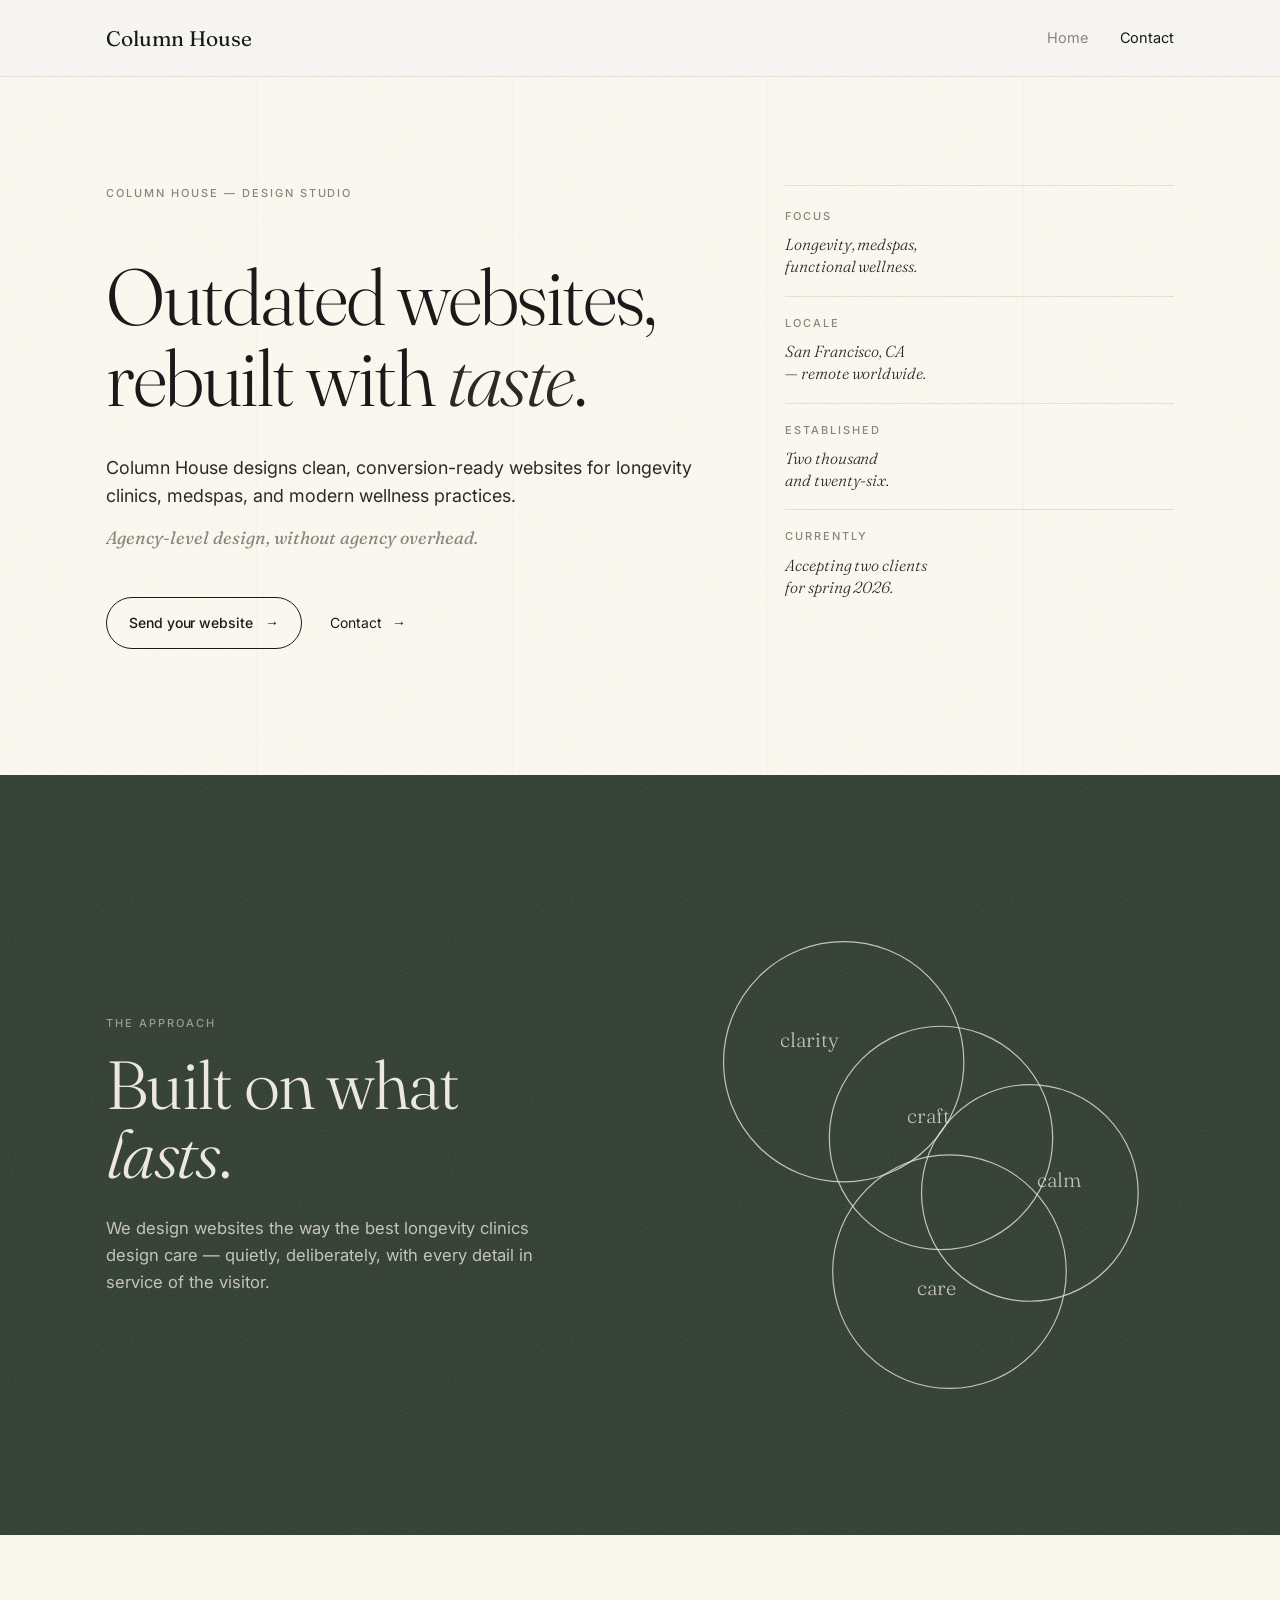
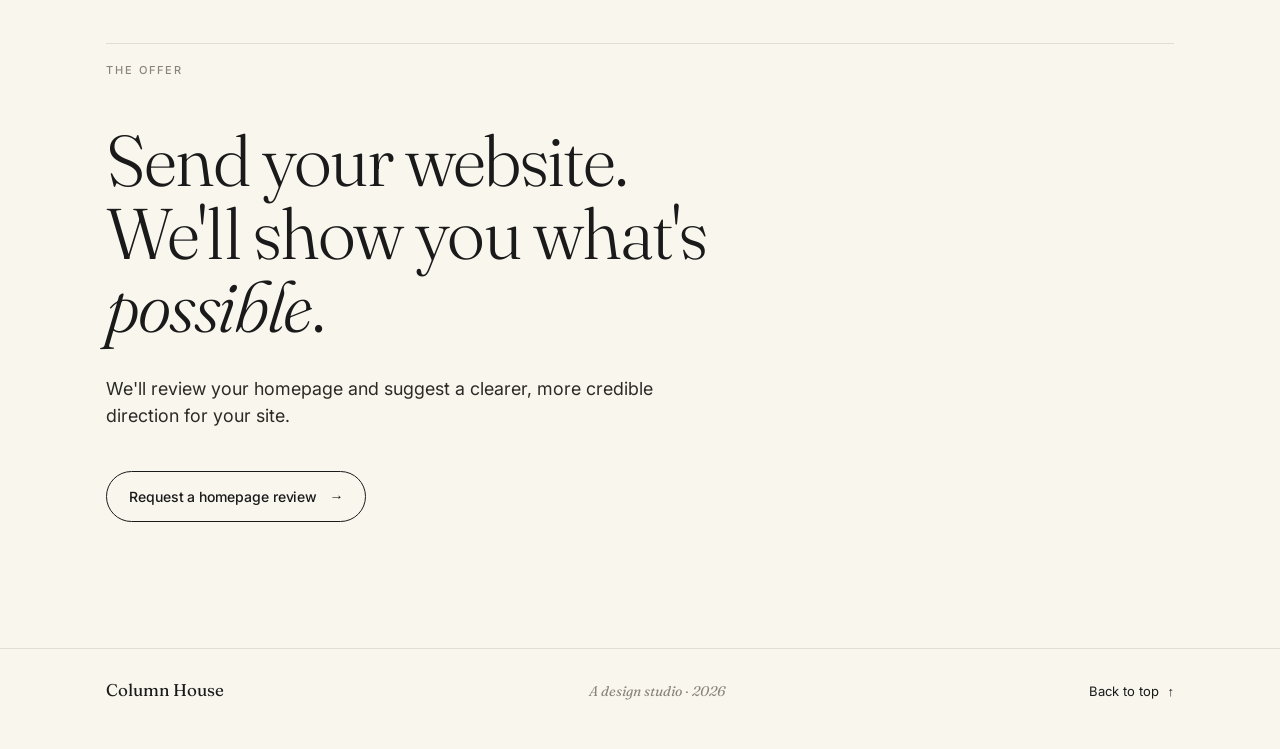
<file: index.html>
<!doctype html>
<html lang="en">
<head>
  <meta charset="utf-8" />
  <meta name="viewport" content="width=device-width, initial-scale=1" />
  <title>Column House — A design studio</title>
  <meta name="description" content="Column House designs clean, conversion-ready websites for longevity clinics, medspas, and modern wellness practices. Agency-level design, without agency overhead." />

  <!--
    LOGO SWAP
    No real Column House logo files were found in the brand folder, so the
    header uses a typographic wordmark. To drop in your actual horizontal
    lockup, replace the inner contents of .wordmark with:
      <img src="./brand/columnhouse-horizontal.svg" alt="Column House" class="wordmark-img" />
  -->
  <link rel="icon" type="image/svg+xml" href="data:image/svg+xml;utf8,<svg xmlns='http://www.w3.org/2000/svg' viewBox='0 0 32 32'><rect width='32' height='32' fill='%23F5F4F1'/><text x='16' y='22' font-family='Georgia,serif' font-size='18' text-anchor='middle' fill='%231A1A1A'>C</text></svg>" />

  <link rel="preconnect" href="https://fonts.googleapis.com" />
  <link rel="preconnect" href="https://fonts.gstatic.com" crossorigin />
  <link href="https://fonts.googleapis.com/css2?family=Fraunces:ital,opsz,wght@0,9..144,300..500;1,9..144,300..500&family=Inter:wght@400;500&display=swap" rel="stylesheet" />

  <link rel="stylesheet" href="./styles.css" />
</head>

<body id="top">

  <!-- ============================ HEADER ============================ -->
  <header class="site-header">
    <div class="container header-row">
      <a class="wordmark" href="./index.html" aria-label="Column House — home">
        Column&nbsp;House
      </a>
      <nav class="nav-links" aria-label="Primary">
        <a href="./index.html" aria-current="page">Home</a>
        <a href="./contact.html">Contact</a>
      </nav>
    </div>
  </header>

  <!-- ============================ HERO ============================ -->
  <section class="hero">
    <div class="container hero-grid">
      <div class="hero-text">
        <p class="eyebrow hero-eyebrow reveal">Column House — Design Studio</p>

        <h1 class="hero-headline reveal">
          Outdated&nbsp;websites,<br />
          rebuilt with <em>taste</em>.
        </h1>

        <p class="hero-sub reveal">
          Column House designs clean, conversion-ready websites for longevity clinics, medspas, and modern wellness practices.
        </p>

        <p class="hero-tag reveal">
          Agency-level design, without agency overhead.
        </p>

        <div class="cta-row reveal">
          <a class="btn-primary" href="./contact.html">Send your website <span class="arrow">→</span></a>
          <a class="btn-text" href="./contact.html">Contact <span class="arrow">→</span></a>
        </div>
      </div>

      <!-- Magazine-style masthead metadata. Edit values freely. -->
      <aside class="hero-meta reveal" aria-label="Studio details">
        <dl class="meta-list">
          <div class="meta-item">
            <dt>Focus</dt>
            <dd>Longevity, medspas,<br />functional wellness.</dd>
          </div>
          <div class="meta-item">
            <dt>Locale</dt>
            <dd>San Francisco, CA<br />— remote worldwide.</dd>
          </div>
          <div class="meta-item">
            <dt>Established</dt>
            <dd>Two thousand<br />and twenty-six.</dd>
          </div>
          <div class="meta-item">
            <dt>Currently</dt>
            <dd>Accepting two clients<br />for spring 2026.</dd>
          </div>
        </dl>
      </aside>
    </div>
  </section>

  <!-- ============================ APPROACH ============================ -->
  <section class="approach" aria-labelledby="approach-title">
    <div class="container approach-grid">
      <div class="approach-text">
        <p class="eyebrow approach-eyebrow reveal">The approach</p>
        <h2 id="approach-title" class="approach-headline reveal">
          Built on what <em>lasts</em>.
        </h2>
        <p class="approach-copy reveal">
          We design websites the way the best longevity clinics design care — quietly, deliberately, with every detail in service of the visitor.
        </p>
      </div>

      <div class="approach-figure reveal" aria-hidden="true">
        <svg viewBox="0 0 600 600" xmlns="http://www.w3.org/2000/svg" role="presentation">
          <g fill="none" stroke="currentColor" stroke-width="1.4" stroke-linecap="round">
            <circle cx="210" cy="190" r="142"/>
            <circle cx="325" cy="280" r="132"/>
            <circle cx="430" cy="345" r="128"/>
            <circle cx="335" cy="438" r="138"/>
          </g>
          <g fill="currentColor" font-family="'Fraunces', Georgia, serif" font-weight="300" font-size="24" letter-spacing="0">
            <text x="170" y="172" text-anchor="middle">clarity</text>
            <text x="310" y="262" text-anchor="middle">craft</text>
            <text x="465" y="338" text-anchor="middle">calm</text>
            <text x="320" y="466" text-anchor="middle">care</text>
          </g>
        </svg>
      </div>
    </div>
  </section>

  <!-- ============================ OFFER ============================ -->
  <section class="offer" id="offer">
    <div class="container">
      <p class="eyebrow offer-eyebrow reveal">The offer</p>

      <h2 class="offer-headline reveal">
        Send your website.<br />
        We'll show you what's <em>possible</em>.
      </h2>

      <p class="offer-copy reveal">
        We'll review your homepage and suggest a clearer, more credible direction for your site.
      </p>

      <div class="cta-row reveal">
        <a class="btn-primary" href="./contact.html">Request a homepage review <span class="arrow">→</span></a>
      </div>
    </div>
  </section>

  <!-- ============================ FOOTER ============================ -->
  <footer class="site-footer">
    <div class="container footer-row">
      <span class="name">Column&nbsp;House</span>
      <span class="meta">A design studio · 2026</span>
      <a class="up" href="#top">Back to top <span class="ar">↑</span></a>
    </div>
  </footer>

  <script src="./reveal.js"></script>
</body>
</html>
</file>
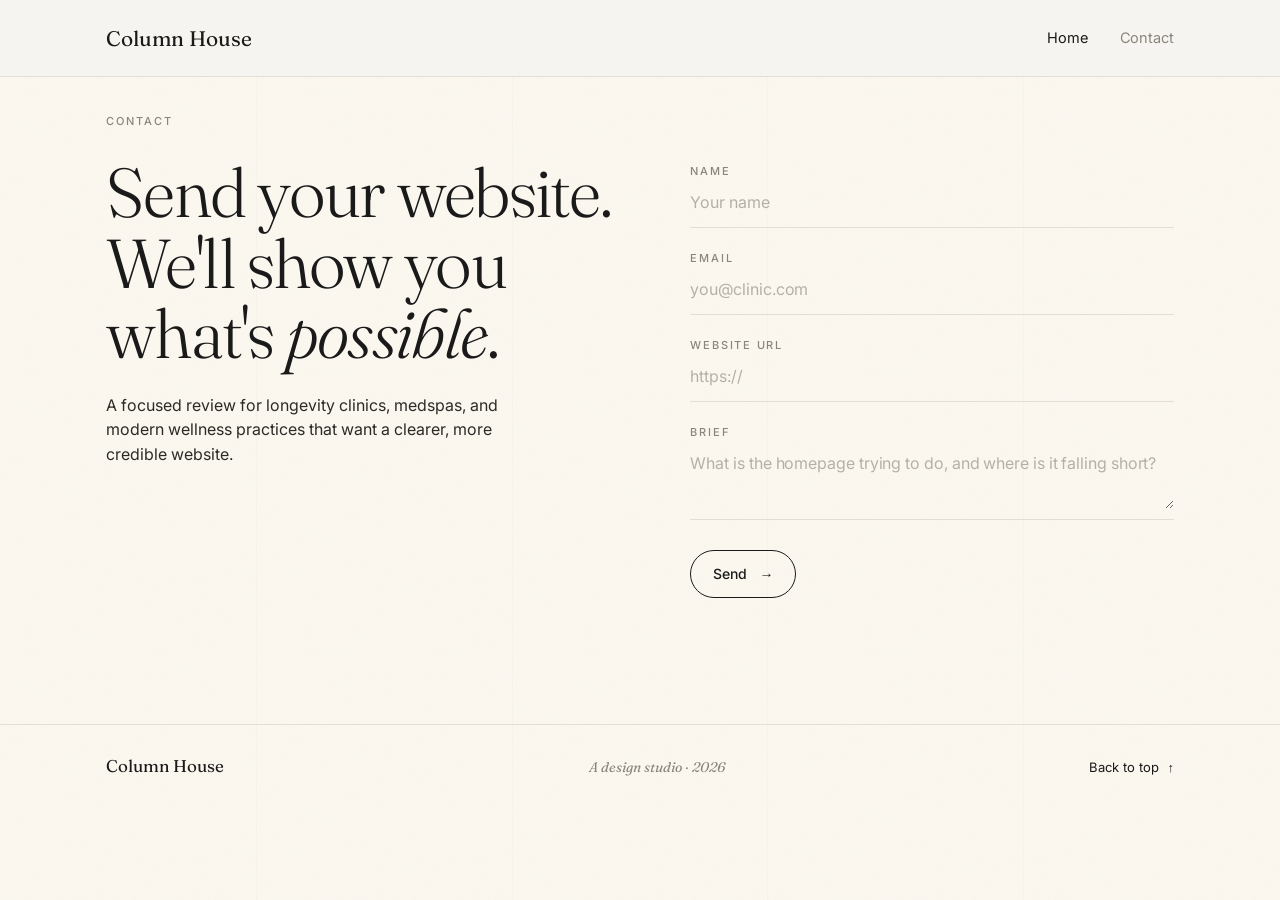
<file: contact.html>
<!doctype html>
<html lang="en">
<head>
  <meta charset="utf-8" />
  <meta name="viewport" content="width=device-width, initial-scale=1" />
  <title>Contact — Column House</title>
  <meta name="description" content="Send your website. We'll show what could be clearer. A focused review for wellness clinics and health brands that want a clearer, more credible website." />

  <link rel="icon" type="image/svg+xml" href="data:image/svg+xml;utf8,<svg xmlns='http://www.w3.org/2000/svg' viewBox='0 0 32 32'><rect width='32' height='32' fill='%23F5F4F1'/><text x='16' y='22' font-family='Georgia,serif' font-size='18' text-anchor='middle' fill='%231A1A1A'>C</text></svg>" />

  <link rel="preconnect" href="https://fonts.googleapis.com" />
  <link rel="preconnect" href="https://fonts.gstatic.com" crossorigin />
  <link href="https://fonts.googleapis.com/css2?family=Fraunces:ital,opsz,wght@0,9..144,300..500;1,9..144,300..500&family=Inter:wght@400;500&display=swap" rel="stylesheet" />

  <link rel="stylesheet" href="./styles.css" />
</head>

<body id="top">

  <!-- ============================ HEADER ============================ -->
  <header class="site-header">
    <div class="container header-row">
      <a class="wordmark" href="./index.html" aria-label="Column House — home">
        Column&nbsp;House
      </a>
      <nav class="nav-links" aria-label="Primary">
        <a href="./index.html">Home</a>
        <a href="./contact.html" aria-current="page">Contact</a>
      </nav>
    </div>
  </header>

  <!-- ============================ CONTACT ============================ -->
  <section class="contact-page">
    <div class="container">
      <p class="eyebrow contact-eyebrow reveal">Contact</p>

      <div class="contact-grid">

        <div class="reveal">
          <h1 class="contact-headline">
            Send your website.<br />
            We'll show you what's <em>possible</em>.
          </h1>
          <p class="contact-sub">
            A focused review for longevity clinics, medspas, and modern wellness practices that want a clearer, more credible website.
          </p>
        </div>

        <form class="contact-form reveal" onsubmit="event.preventDefault(); var b=this.querySelector('button'); b.textContent='Sent — we\'ll be in touch'; b.setAttribute('disabled','');">
          <label class="field">
            <span class="k">Name</span>
            <input type="text" placeholder="Your name" required>
          </label>
          <label class="field">
            <span class="k">Email</span>
            <input type="email" placeholder="you@clinic.com" required>
          </label>
          <label class="field">
            <span class="k">Website URL</span>
            <input type="url" placeholder="https://" required>
          </label>
          <label class="field">
            <span class="k">Brief</span>
            <textarea placeholder="What is the homepage trying to do, and where is it falling short?"></textarea>
          </label>

          <button type="submit" class="btn-primary contact-submit">Send <span class="arrow">→</span></button>
        </form>

      </div>
    </div>
  </section>

  <!-- ============================ FOOTER ============================ -->
  <footer class="site-footer">
    <div class="container footer-row">
      <span class="name">Column&nbsp;House</span>
      <span class="meta">A design studio · 2026</span>
      <a class="up" href="#top">Back to top <span class="ar">↑</span></a>
    </div>
  </footer>

  <script src="./reveal.js"></script>
</body>
</html>
</file>
<file: styles.css>
/* ------------------------------------------------------------------
   COLUMN HOUSE — shared styles
   Minimal, editorial, Kinfolk-inspired.
------------------------------------------------------------------ */

:root {
  --bg:        #F9F6EE;
  --bg-card:   #FCFAF3;
  --ink:       #1A1A1A;
  --ink-2:     #2C2A26;
  --gray:      #8A857C;
  --gray-2:    #B5B0A6;
  --rule:      #E2DED5;

  --serif: 'Fraunces', 'Cormorant Garamond', 'EB Garamond', Georgia, 'Times New Roman', serif;
  --sans:  'Inter', -apple-system, BlinkMacSystemFont, 'Segoe UI', Helvetica, Arial, sans-serif;

  --container: 1180px;
  --pad: clamp(22px, 4.5vw, 56px);

  --t-fast: 180ms ease;
  --t-med:  280ms cubic-bezier(.2,.7,.2,1);
}

/* ------------------------------------------------------------------
   RESET
------------------------------------------------------------------ */
*, *::before, *::after { box-sizing: border-box; }
html, body { margin: 0; padding: 0; }
html { scroll-behavior: smooth; -webkit-text-size-adjust: 100%; }
body {
  font-family: var(--sans);
  background: var(--bg);
  color: var(--ink);
  font-size: 16px;
  line-height: 1.55;
  -webkit-font-smoothing: antialiased;
  -moz-osx-font-smoothing: grayscale;
  text-rendering: optimizeLegibility;
  position: relative;
  isolation: isolate;
}

/* Editorial column rules — faint vertical hairlines, magazine-style */
body::before {
  content: "";
  position: fixed;
  inset: 0;
  pointer-events: none;
  z-index: -2;
  background:
    linear-gradient(var(--rule), var(--rule)) 20% 0 / 1px 100% no-repeat,
    linear-gradient(var(--rule), var(--rule)) 40% 0 / 1px 100% no-repeat,
    linear-gradient(var(--rule), var(--rule)) 60% 0 / 1px 100% no-repeat,
    linear-gradient(var(--rule), var(--rule)) 80% 0 / 1px 100% no-repeat;
  opacity: 0.22;
}

/* Paper grain — soft warm watercolor highlights */
body::after {
  content: "";
  position: fixed;
  inset: 0;
  pointer-events: none;
  z-index: -1;
  background-image: url("data:image/svg+xml;utf8,<svg xmlns='http://www.w3.org/2000/svg' width='280' height='280'><filter id='n'><feTurbulence type='fractalNoise' baseFrequency='0.7' numOctaves='2' stitchTiles='stitch'/><feColorMatrix values='0 0 0 0 1 0 0 0 0 0.97 0 0 0 0 0.88 0 0 0 0.65 0'/></filter><rect width='100%' height='100%' filter='url(%23n)'/></svg>");
  background-size: 280px 280px;
  opacity: 0.55;
  mix-blend-mode: soft-light;
}

img, svg { display: block; max-width: 100%; }
a { color: inherit; text-decoration: none; }
h1, h2, h3, h4, p, ul, li { margin: 0; padding: 0; }
ul { list-style: none; }

.container { max-width: var(--container); margin: 0 auto; padding: 0 var(--pad); }

/* ------------------------------------------------------------------
   TYPE UTILITIES
------------------------------------------------------------------ */
.eyebrow {
  font-family: var(--sans);
  font-size: 11px;
  font-weight: 500;
  letter-spacing: 0.18em;
  text-transform: uppercase;
  color: var(--gray);
}

/* ------------------------------------------------------------------
   HEADER
------------------------------------------------------------------ */
.site-header {
  position: sticky;
  top: 0;
  z-index: 50;
  background: rgba(245,244,241,0.86);
  backdrop-filter: saturate(140%) blur(12px);
  -webkit-backdrop-filter: saturate(140%) blur(12px);
  border-bottom: 1px solid var(--rule);
}
.header-row {
  display: flex;
  align-items: center;
  justify-content: space-between;
  gap: 24px;
  height: 76px;
}
.wordmark {
  font-family: var(--serif);
  font-weight: 400;
  font-size: 21px;
  letter-spacing: -0.005em;
  color: var(--ink);
  line-height: 1;
}
.nav-links {
  display: inline-flex;
  gap: 32px;
  align-items: center;
}
.nav-links a {
  font-size: 14.5px;
  font-weight: 400;
  letter-spacing: -0.005em;
  color: var(--ink);
  position: relative;
  padding: 4px 0;
}
.nav-links a::after {
  content: "";
  position: absolute;
  left: 0;
  right: 100%;
  bottom: 0;
  height: 1px;
  background: currentColor;
  transition: right var(--t-med);
}
.nav-links a:hover::after { right: 0; }
.nav-links a[aria-current="page"] { color: var(--gray); }
.nav-links a[aria-current="page"]:hover { color: var(--ink); }

/* ------------------------------------------------------------------
   BUTTONS — quiet, editorial
------------------------------------------------------------------ */
.btn-primary {
  display: inline-flex;
  align-items: center;
  gap: 12px;
  padding: 14px 22px;
  font-family: var(--sans);
  font-size: 14px;
  font-weight: 500;
  letter-spacing: -0.005em;
  color: var(--ink);
  border: 1px solid var(--ink);
  border-radius: 999px;
  background: transparent;
  cursor: pointer;
  transition: background var(--t-fast), color var(--t-fast);
  text-align: left;
}
.btn-primary:hover { background: var(--ink); color: var(--bg); }
.btn-primary[disabled] {
  cursor: default;
  opacity: 0.6;
  background: transparent;
  color: var(--ink);
}
.btn-primary .arrow {
  font-family: var(--serif);
  font-style: italic;
  font-weight: 300;
  transition: transform var(--t-med);
}
.btn-primary:hover .arrow { transform: translateX(4px); }

.btn-text {
  display: inline-flex;
  align-items: center;
  gap: 10px;
  font-family: var(--sans);
  font-size: 14px;
  color: var(--ink);
  padding: 4px 0;
  position: relative;
}
.btn-text::after {
  content: "";
  position: absolute;
  left: 0; right: 100%;
  bottom: 0;
  height: 1px;
  background: var(--ink);
  transition: right var(--t-med);
}
.btn-text:hover::after { right: 0; }
.btn-text .arrow {
  font-family: var(--serif);
  font-style: italic;
  font-weight: 300;
}

/* ------------------------------------------------------------------
   HERO
------------------------------------------------------------------ */
.hero {
  padding-top: clamp(72px, 12vh, 160px);
  padding-bottom: clamp(80px, 14vh, 160px);
}
.hero-grid {
  display: grid;
  grid-template-columns: minmax(0, 1.55fr) minmax(240px, 1fr);
  gap: clamp(40px, 6vw, 96px);
  align-items: start;
}
.hero-text { min-width: 0; }
@media (max-width: 880px) {
  .hero-grid { grid-template-columns: 1fr; gap: 64px; }
}

.hero-eyebrow { margin-bottom: clamp(40px, 6vh, 80px); }

/* Side metadata — magazine masthead */
.hero-meta {
  padding-top: 4px;
  border-top: 1px solid var(--rule);
}
.meta-list {
  margin: 0;
  display: flex;
  flex-direction: column;
}
.meta-item {
  padding: 18px 0 18px;
  border-bottom: 1px solid var(--rule);
  display: flex;
  flex-direction: column;
  gap: 8px;
}
.meta-item:last-child { border-bottom: 0; }
.meta-item dt {
  font-family: var(--sans);
  font-size: 11px;
  font-weight: 500;
  letter-spacing: 0.18em;
  text-transform: uppercase;
  color: var(--gray);
  margin: 0;
}
.meta-item dd {
  margin: 0;
  font-family: var(--serif);
  font-style: italic;
  font-weight: 300;
  font-size: clamp(15px, 1.25vw, 17px);
  line-height: 1.4;
  color: var(--ink-2);
  letter-spacing: -0.005em;
}

.hero-headline {
  font-family: var(--serif);
  font-weight: 300;
  font-size: clamp(40px, 6.2vw, 84px);
  line-height: 1.02;
  letter-spacing: -0.025em;
  color: var(--ink);
  max-width: 14ch;
  text-wrap: balance;
}
.hero-headline em {
  font-style: italic;
  font-weight: 300;
  color: var(--ink-2);
}

.hero-sub {
  margin-top: clamp(28px, 4vh, 44px);
  max-width: 54ch;
  color: var(--ink-2);
  font-size: clamp(16px, 1.4vw, 19px);
  line-height: 1.55;
  font-weight: 400;
}

.hero-tag {
  margin-top: 16px;
  max-width: 54ch;
  font-family: var(--serif);
  font-style: italic;
  font-weight: 400;
  color: var(--gray);
  font-size: clamp(16px, 1.4vw, 19px);
  line-height: 1.5;
}

.cta-row {
  margin-top: clamp(36px, 5vh, 56px);
  display: inline-flex;
  gap: 28px;
  flex-wrap: wrap;
  align-items: center;
}

/* ------------------------------------------------------------------
   APPROACH — dark editorial break with abstract diagram
------------------------------------------------------------------ */
.approach {
  position: relative;
  background: #2F3B2F;
  color: #EDE8DD;
  padding: clamp(80px, 14vh, 144px) 0;
  overflow: hidden;
  isolation: isolate;
}
.approach::before {
  content: "";
  position: absolute;
  inset: 0;
  pointer-events: none;
  z-index: 0;
  background-image: url("data:image/svg+xml;utf8,<svg xmlns='http://www.w3.org/2000/svg' width='220' height='220'><filter id='n'><feTurbulence type='fractalNoise' baseFrequency='0.85' numOctaves='2' stitchTiles='stitch'/><feColorMatrix values='0 0 0 0 1 0 0 0 0 1 0 0 0 0 1 0 0 0 0.7 0'/></filter><rect width='100%' height='100%' filter='url(%23n)'/></svg>");
  background-size: 220px 220px;
  opacity: 0.12;
  mix-blend-mode: screen;
}
.approach .container { position: relative; z-index: 1; }

.approach-grid {
  display: grid;
  grid-template-columns: 1fr 1.05fr;
  gap: clamp(40px, 6vw, 96px);
  align-items: center;
}
@media (max-width: 880px) {
  .approach-grid { grid-template-columns: 1fr; gap: 56px; }
}

.approach-eyebrow {
  color: rgba(237, 232, 221, 0.55);
  margin-bottom: 18px;
}
.approach-headline {
  font-family: var(--serif);
  font-weight: 300;
  font-size: clamp(36px, 5.4vw, 68px);
  line-height: 1.02;
  letter-spacing: -0.025em;
  color: #EDE8DD;
  max-width: 14ch;
}
.approach-headline em {
  font-style: italic;
  font-weight: 300;
  color: #EDE8DD;
}
.approach-copy {
  margin-top: clamp(20px, 3vh, 28px);
  max-width: 44ch;
  color: rgba(237, 232, 221, 0.78);
  font-size: clamp(15px, 1.3vw, 17px);
  line-height: 1.6;
}

.approach-figure {
  display: flex;
  justify-content: center;
  align-items: center;
}
.approach-figure svg {
  width: 100%;
  max-width: 520px;
  height: auto;
  color: rgba(237, 232, 221, 0.78);
}

/* ------------------------------------------------------------------
   OFFER
------------------------------------------------------------------ */
.offer {
  padding: clamp(72px, 12vh, 144px) 0 clamp(96px, 14vh, 168px);
}
.offer-eyebrow {
  padding-top: 18px;
  border-top: 1px solid var(--rule);
  margin-bottom: clamp(32px, 5vh, 56px);
}
.offer-headline {
  font-family: var(--serif);
  font-weight: 300;
  font-size: clamp(36px, 5.6vw, 76px);
  line-height: 1.02;
  letter-spacing: -0.025em;
  color: var(--ink);
  max-width: 18ch;
  margin-top: 8px;
}
.offer-headline em {
  font-style: italic;
  font-weight: 300;
}
.offer-copy {
  margin-top: clamp(24px, 3.5vh, 36px);
  max-width: 54ch;
  color: var(--ink-2);
  font-size: clamp(16px, 1.4vw, 18px);
  line-height: 1.55;
}
.offer .cta-row {
  margin-top: clamp(32px, 4.5vh, 48px);
}

/* ------------------------------------------------------------------
   CONTACT PAGE
------------------------------------------------------------------ */
.contact-page {
  padding-top: clamp(28px, 4vh, 48px);
  padding-bottom: clamp(96px, 14vh, 160px);
}
.contact-eyebrow {
  margin-bottom: clamp(20px, 3vh, 32px);
}

.contact-grid {
  display: grid;
  grid-template-columns: 1.05fr 1fr;
  gap: clamp(40px, 6vw, 96px);
  align-items: start;
}
@media (max-width: 880px) {
  .contact-grid { grid-template-columns: 1fr; gap: 56px; }
}

.contact-headline {
  font-family: var(--serif);
  font-weight: 300;
  font-size: clamp(36px, 5.4vw, 72px);
  line-height: 1.02;
  letter-spacing: -0.025em;
  color: var(--ink);
  max-width: 16ch;
}
.contact-headline em {
  font-style: italic;
  font-weight: 300;
}
.contact-sub {
  margin-top: 24px;
  max-width: 44ch;
  color: var(--ink-2);
  font-size: 16px;
  line-height: 1.55;
}

.contact-form {
  display: flex;
  flex-direction: column;
  gap: 22px;
  padding-top: 6px;
}
.field {
  display: flex;
  flex-direction: column;
  gap: 8px;
  border-bottom: 1px solid var(--rule);
  padding-bottom: 10px;
  transition: border-color var(--t-fast);
}
.field:focus-within { border-color: var(--ink); }
.field .k {
  font-family: var(--sans);
  font-size: 11px;
  letter-spacing: 0.16em;
  text-transform: uppercase;
  color: var(--gray);
  font-weight: 500;
}
.field input,
.field textarea {
  border: 0;
  background: transparent;
  font: inherit;
  font-family: var(--sans);
  font-size: 16px;
  color: var(--ink);
  outline: none;
  resize: vertical;
  width: 100%;
  letter-spacing: -0.005em;
  padding: 2px 0;
}
.field textarea { min-height: 60px; line-height: 1.5; }
.field input::placeholder,
.field textarea::placeholder { color: var(--gray-2); }

.contact-submit {
  align-self: flex-start;
  margin-top: 8px;
}

/* ------------------------------------------------------------------
   FOOTER
------------------------------------------------------------------ */
.site-footer {
  border-top: 1px solid var(--rule);
  padding: 28px 0 44px;
}
.footer-row {
  display: flex;
  align-items: baseline;
  justify-content: space-between;
  gap: 16px;
  flex-wrap: wrap;
}
.footer-row .name {
  font-family: var(--serif);
  font-size: 17px;
  letter-spacing: -0.005em;
  color: var(--ink);
}
.footer-row .meta {
  font-family: var(--serif);
  font-style: italic;
  color: var(--gray);
  font-size: 14px;
}
.footer-row a.up {
  font-family: var(--sans);
  font-size: 13px;
  color: var(--ink);
  display: inline-flex;
  gap: 8px;
  align-items: center;
  padding: 4px 0;
  position: relative;
}
.footer-row a.up::after {
  content: "";
  position: absolute;
  left: 0; right: 100%;
  bottom: 0;
  height: 1px;
  background: var(--ink);
  transition: right var(--t-med);
}
.footer-row a.up:hover::after { right: 0; }
.footer-row a.up .ar {
  font-family: var(--serif);
  font-style: italic;
  font-weight: 300;
}

/* ------------------------------------------------------------------
   REVEAL
------------------------------------------------------------------ */
.reveal {
  opacity: 0;
  transform: translateY(8px);
  transition: opacity 700ms ease, transform 700ms cubic-bezier(.2,.7,.2,1);
}
.reveal.is-in { opacity: 1; transform: none; }

@media (prefers-reduced-motion: reduce) {
  .reveal { opacity: 1; transform: none; transition: none; }
  html { scroll-behavior: auto; }
}
</file>
